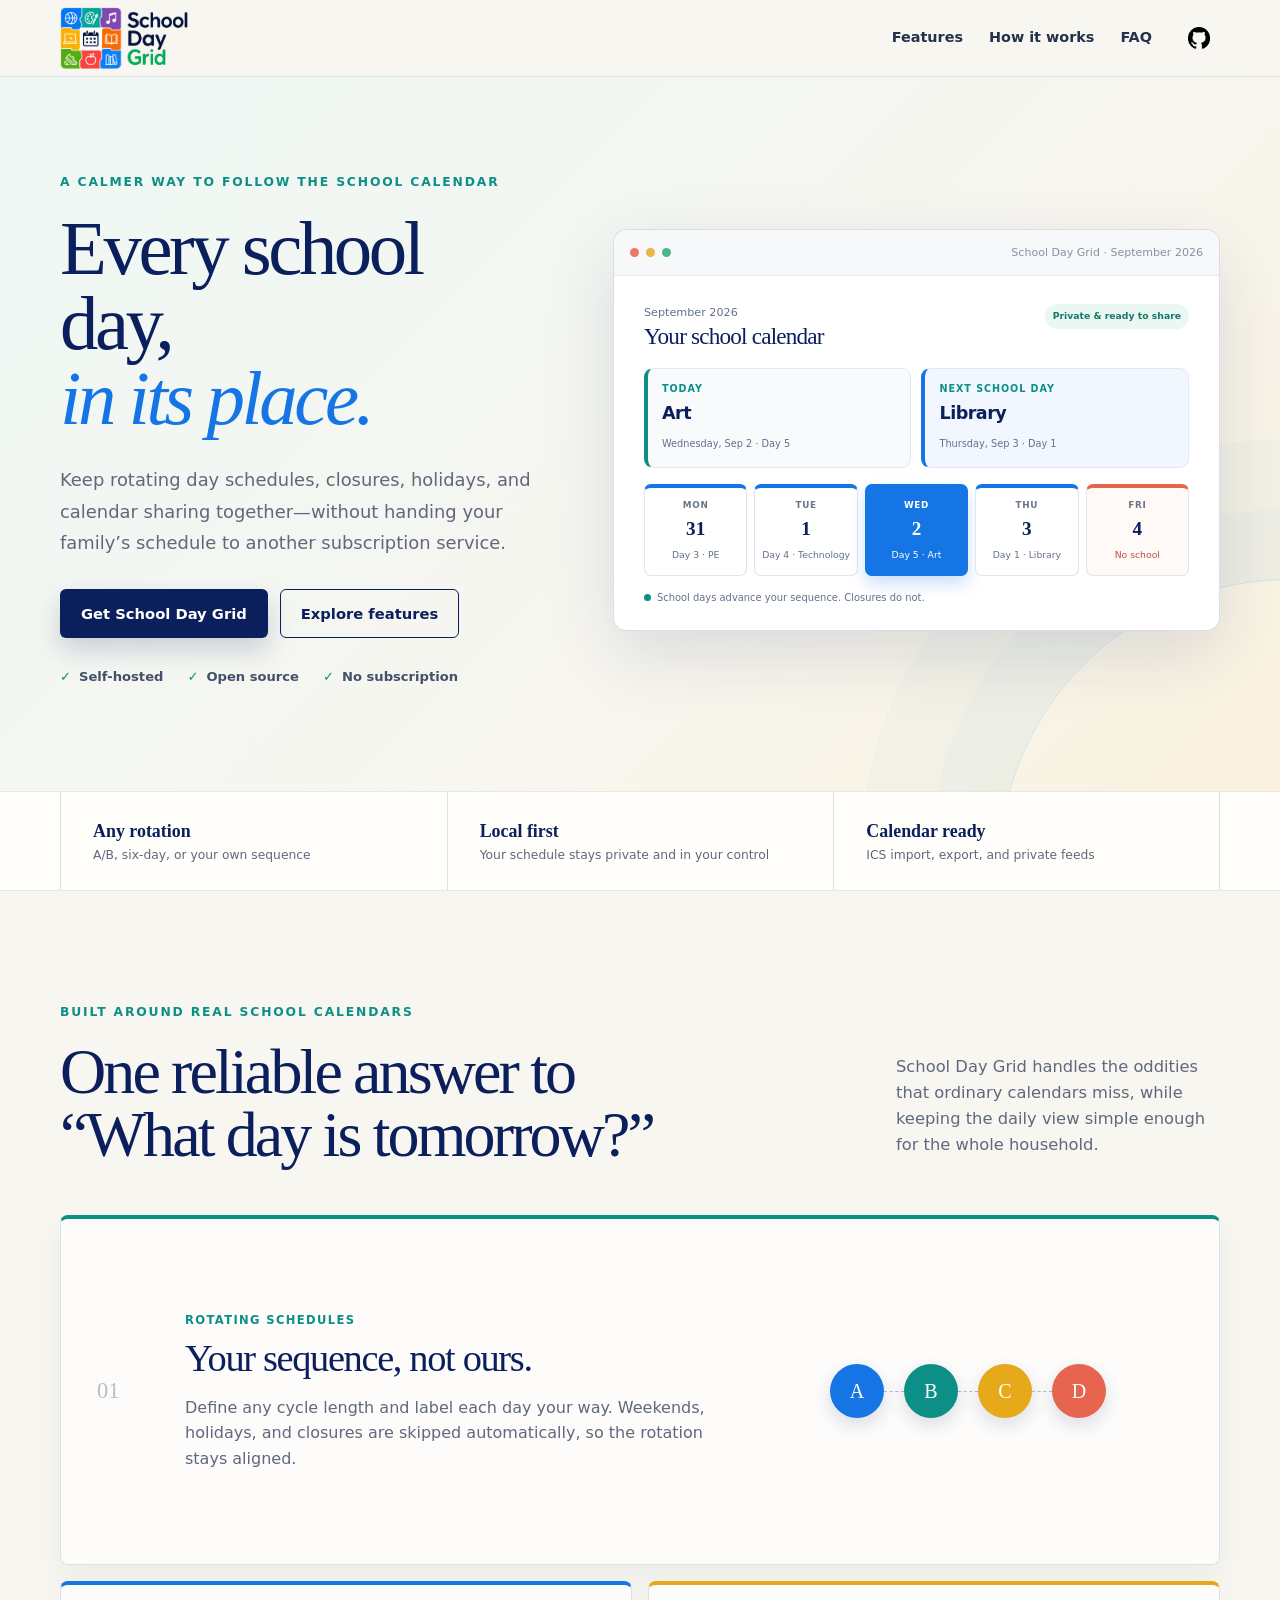
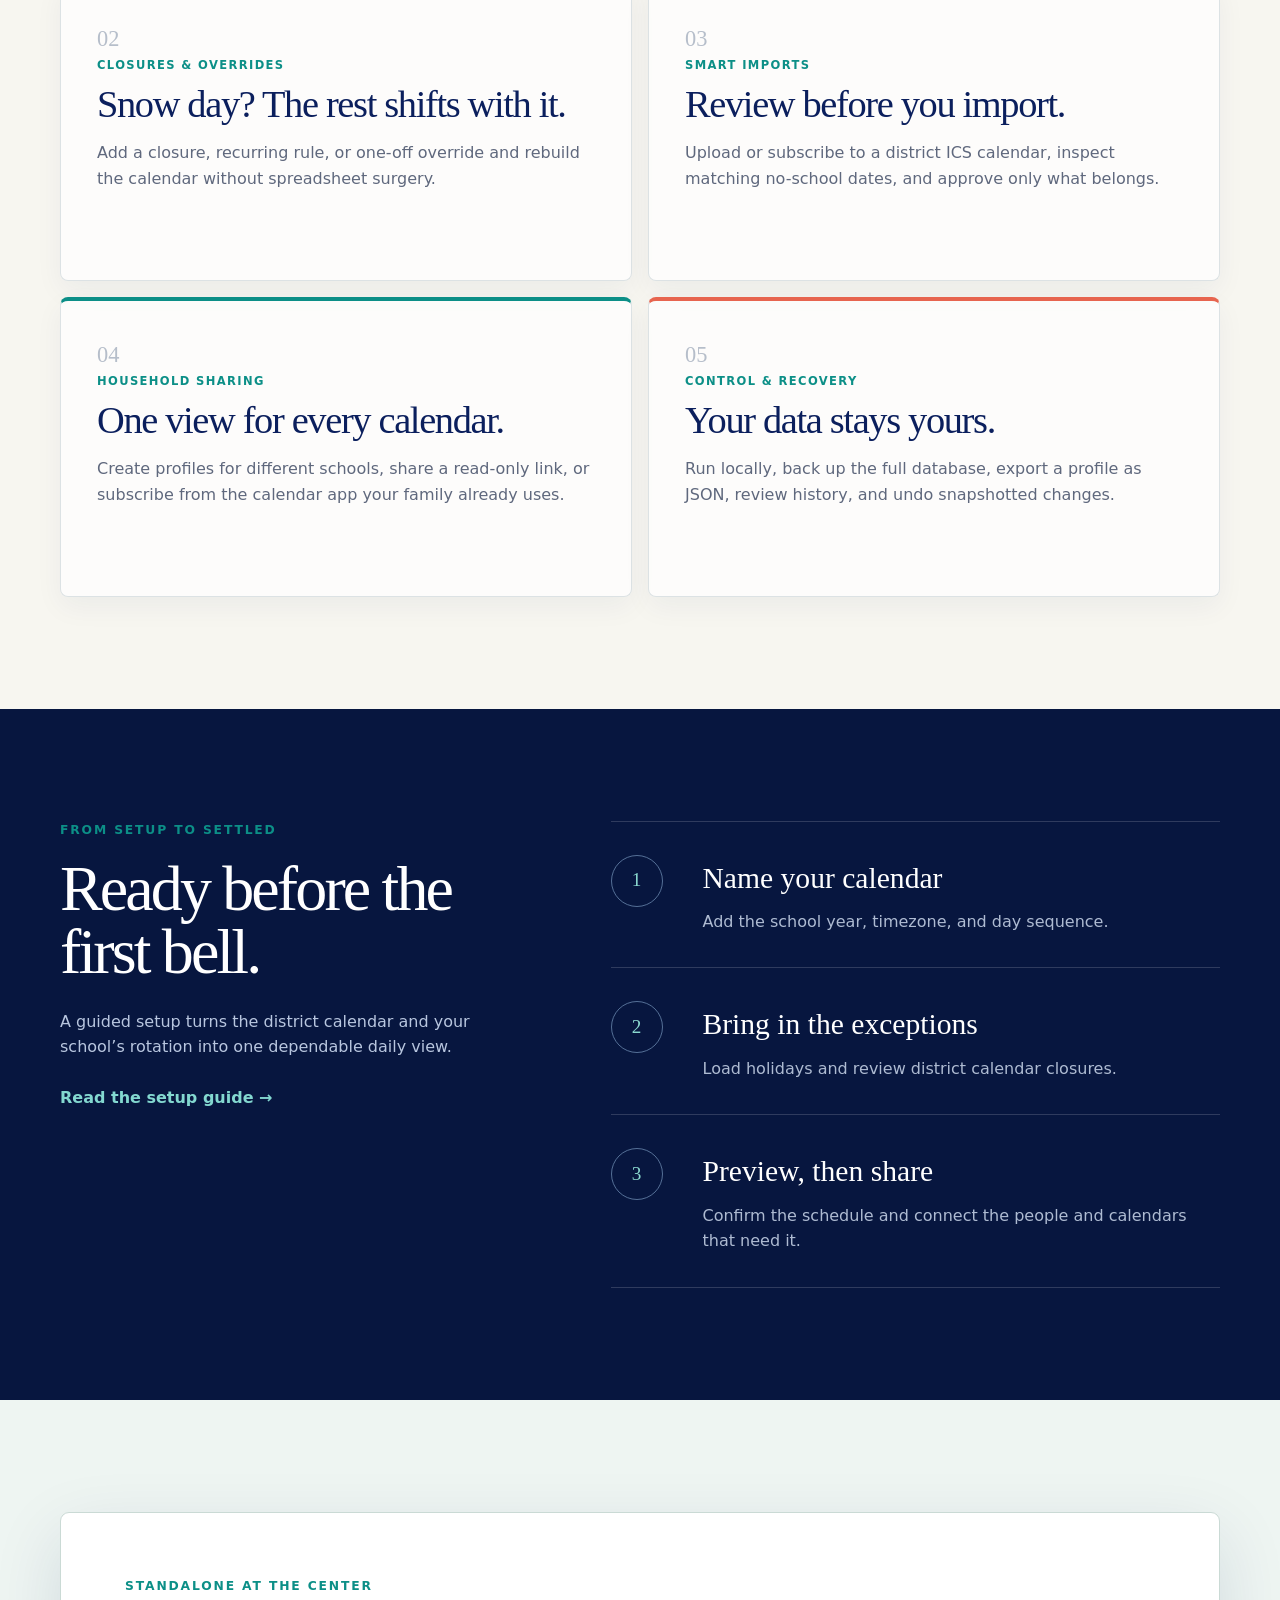
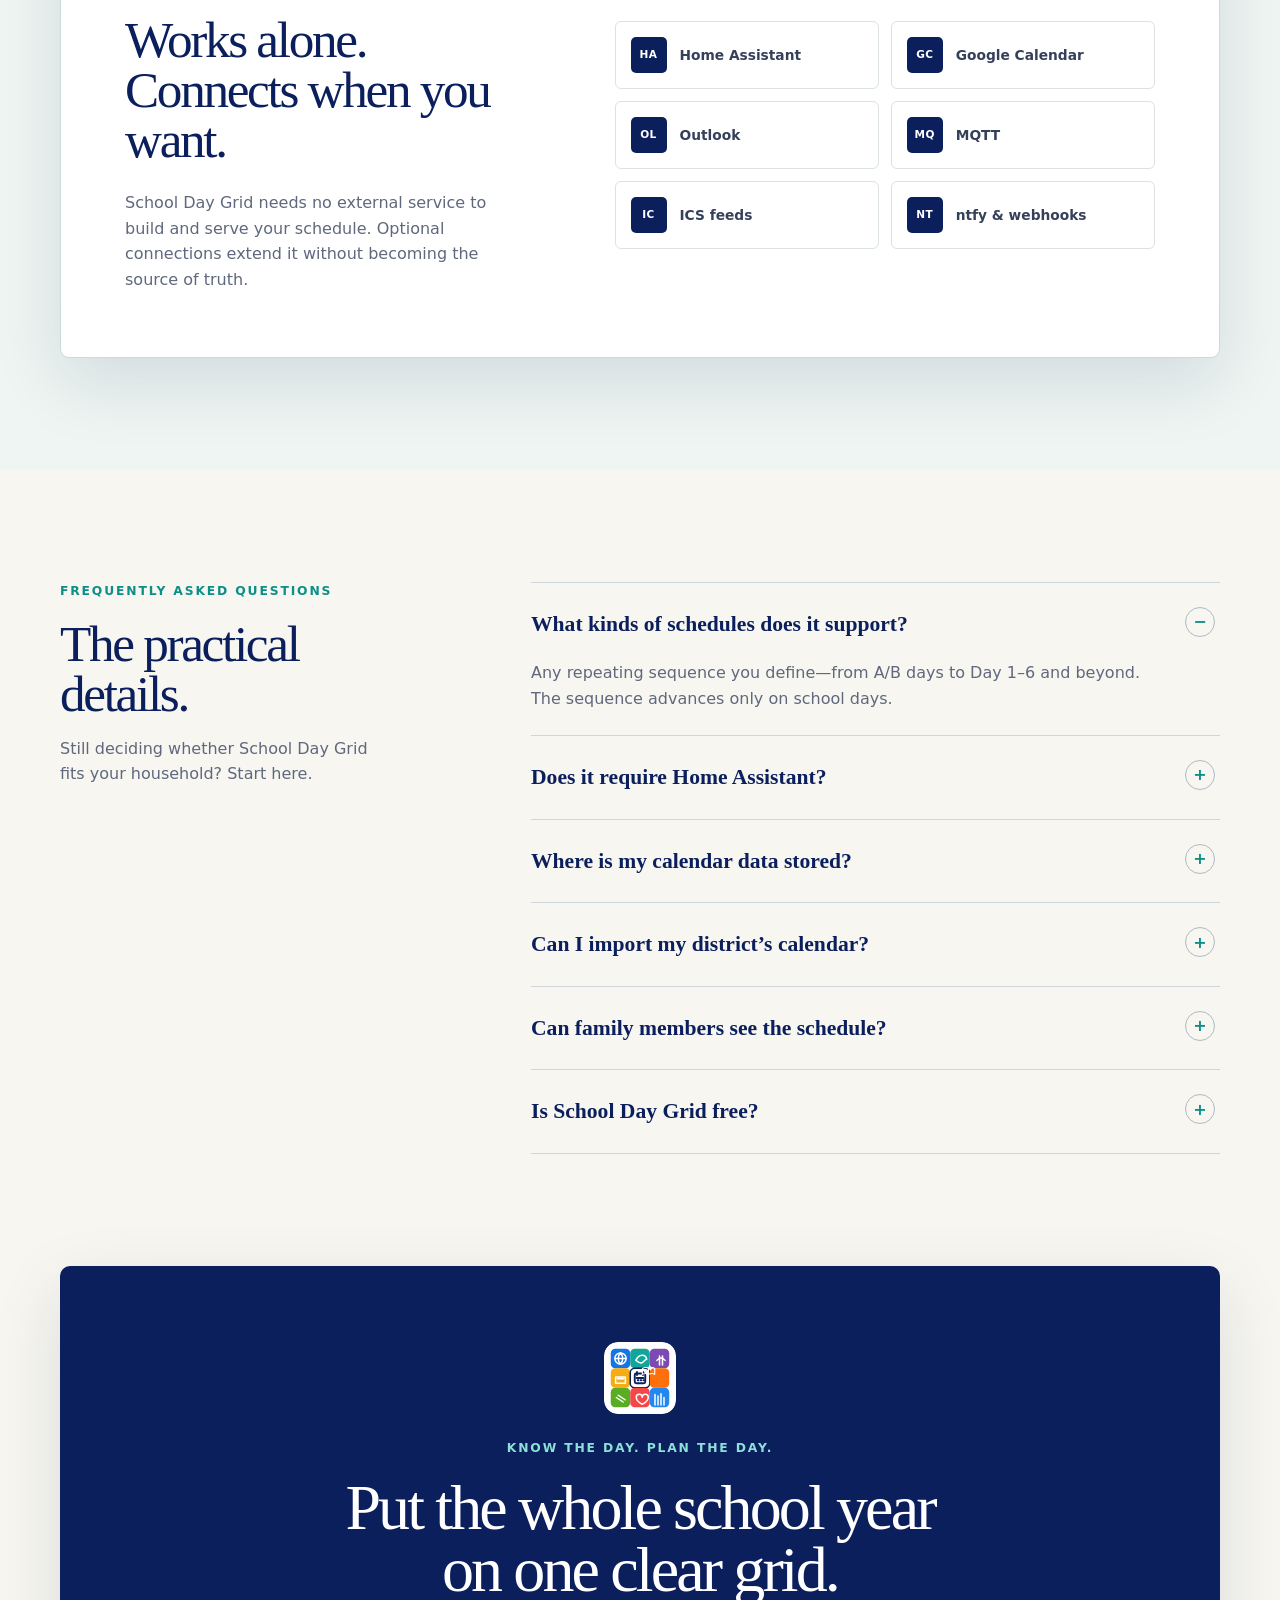
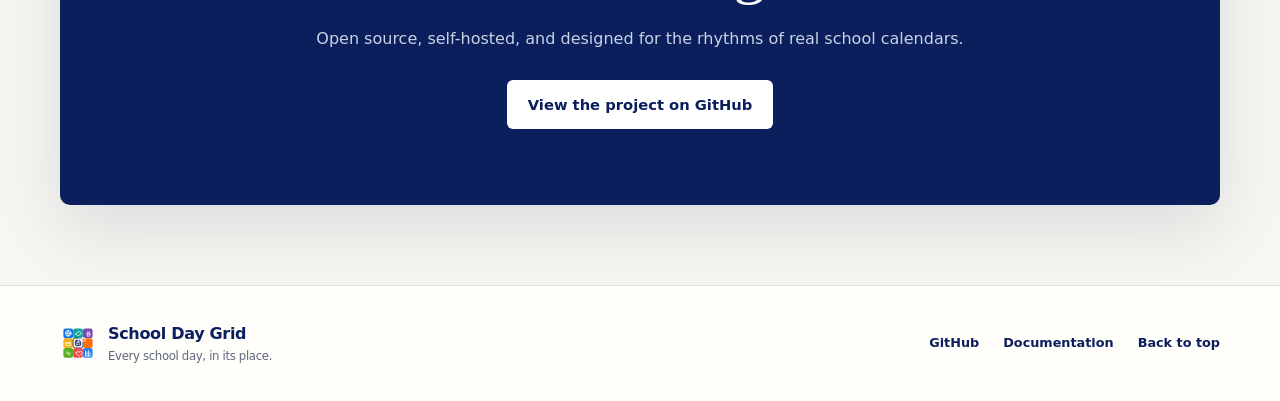
<file: website/index.html>
<!doctype html>
<html lang="en">
<head>
  <meta charset="utf-8">
  <meta name="viewport" content="width=device-width, initial-scale=1">
  <meta name="description" content="School Day Grid keeps rotating school schedules, closures, holidays, and calendar sharing in one calm, private place.">
  <meta name="theme-color" content="#0b1f5d">
  <link rel="canonical" href="https://schooldaygrid.com/">
  <meta property="og:type" content="website">
  <meta property="og:title" content="School Day Grid — Every school day, in its place">
  <meta property="og:description" content="A private, self-hosted calendar for rotating school schedules, closures, imports, and sharing.">
  <meta property="og:url" content="https://schooldaygrid.com/">
  <meta property="og:image" content="https://schooldaygrid.com/assets/og.png">
  <meta name="twitter:card" content="summary_large_image">
  <meta name="twitter:title" content="School Day Grid — Every school day, in its place">
  <meta name="twitter:description" content="A private, self-hosted calendar for rotating school schedules, closures, imports, and sharing.">
  <meta name="twitter:image" content="https://schooldaygrid.com/assets/og.png">
  <link rel="icon" href="assets/icon.svg" type="image/svg+xml">
  <link rel="stylesheet" href="styles.css?v=20260902-14">
  <title>School Day Grid — Every school day, in its place</title>
</head>
<body>
  <a class="skip-link" href="#main">Skip to content</a>

  <header class="site-header" id="top">
    <div class="container nav-wrap">
      <a class="brand" href="#top" aria-label="School Day Grid home">
        <img src="assets/school-day-grid-logo.png" width="128" height="61" alt="School Day Grid">
      </a>
      <nav aria-label="Primary navigation">
        <a href="#features">Features</a>
        <a href="#how-it-works">How it works</a>
        <a href="#faq">FAQ</a>
        <a class="nav-cta" href="https://github.com/gmalbert/school-day-grid" aria-label="View School Day Grid on GitHub">
          <img src="assets/github.png" width="22" height="22" alt="">
        </a>
      </nav>
    </div>
  </header>

  <main id="main">
    <section class="hero" aria-labelledby="hero-title">
      <div class="container hero-grid">
        <div class="hero-copy">
          <p class="eyebrow">A calmer way to follow the school calendar</p>
          <h1 id="hero-title">Every school day,<br><em>in its place.</em></h1>
          <p class="hero-lede">Keep rotating day schedules, closures, holidays, and calendar sharing together—without handing your family’s schedule to another subscription service.</p>
          <div class="hero-actions">
            <a class="button button-primary" href="https://github.com/gmalbert/school-day-grid#run-locally">Get School Day Grid</a>
            <a class="button button-secondary" href="#features">Explore features</a>
          </div>
          <ul class="trust-list" aria-label="Product highlights">
            <li>Self-hosted</li>
            <li>Open source</li>
            <li>No subscription</li>
          </ul>
        </div>

        <div class="product-frame" aria-label="Preview of a School Day Grid calendar">
          <div class="window-bar">
            <span class="window-dot"></span><span class="window-dot"></span><span class="window-dot"></span>
            <span class="window-title">School Day Grid · September 2026</span>
          </div>
          <div class="app-preview app-glance">
            <div class="glance-heading"><div><p>September 2026</p><h2>Your school calendar</h2></div><span>Private &amp; ready to share</span></div>
            <div class="glance-summary">
              <div class="glance-card today-card"><span>Today</span><strong>Art</strong><small>Wednesday, Sep 2 · Day 5</small></div>
              <div class="glance-card next-school"><span>Next school day</span><strong>Library</strong><small>Thursday, Sep 3 · Day 1</small></div>
            </div>
            <div class="glance-week" aria-hidden="true">
              <div class="glance-day"><span>Mon</span><b>31</b><small>Day 3 · PE</small></div><div class="glance-day"><span>Tue</span><b>1</b><small>Day 4 · Technology</small></div><div class="glance-day current"><span>Wed</span><b>2</b><small>Day 5 · Art</small></div><div class="glance-day"><span>Thu</span><b>3</b><small>Day 1 · Library</small></div><div class="glance-day closed"><span>Fri</span><b>4</b><small>No school</small></div>
            </div>
            <p class="glance-note"><i></i> School days advance your sequence. Closures do not.</p>
          </div>
        </div>
      </div>
    </section>

    <section class="proof-strip" aria-label="Product capabilities">
      <div class="container proof-grid">
        <div><strong>Any rotation</strong><span>A/B, six-day, or your own sequence</span></div>
        <div><strong>Local first</strong><span>Your schedule stays private and in your control</span></div>
        <div><strong>Calendar ready</strong><span>ICS import, export, and private feeds</span></div>
      </div>
    </section>

    <section class="section features-section" id="features" aria-labelledby="features-title">
      <div class="container">
        <div class="section-heading split-heading">
          <div>
            <p class="eyebrow">Built around real school calendars</p>
            <h2 id="features-title">One reliable answer to<br>“What day is tomorrow?”</h2>
          </div>
          <p>School Day Grid handles the oddities that ordinary calendars miss, while keeping the daily view simple enough for the whole household.</p>
        </div>

        <div class="feature-grid">
          <article class="feature-card featured">
            <span class="feature-number">01</span>
            <div>
              <p class="card-kicker">Rotating schedules</p>
              <h3>Your sequence, not ours.</h3>
              <p>Define any cycle length and label each day your way. Weekends, holidays, and closures are skipped automatically, so the rotation stays aligned.</p>
            </div>
            <div class="sequence-visual" aria-hidden="true">
              <span class="sequence-day a">A</span><i></i><span class="sequence-day b">B</span><i></i><span class="sequence-day c">C</span><i></i><span class="sequence-day d">D</span>
            </div>
          </article>

          <article class="feature-card">
            <span class="feature-number">02</span>
            <p class="card-kicker">Closures & overrides</p>
            <h3>Snow day? The rest shifts with it.</h3>
            <p>Add a closure, recurring rule, or one-off override and rebuild the calendar without spreadsheet surgery.</p>
          </article>

          <article class="feature-card">
            <span class="feature-number">03</span>
            <p class="card-kicker">Smart imports</p>
            <h3>Review before you import.</h3>
            <p>Upload or subscribe to a district ICS calendar, inspect matching no-school dates, and approve only what belongs.</p>
          </article>

          <article class="feature-card">
            <span class="feature-number">04</span>
            <p class="card-kicker">Household sharing</p>
            <h3>One view for every calendar.</h3>
            <p>Create profiles for different schools, share a read-only link, or subscribe from the calendar app your family already uses.</p>
          </article>

          <article class="feature-card">
            <span class="feature-number">05</span>
            <p class="card-kicker">Control & recovery</p>
            <h3>Your data stays yours.</h3>
            <p>Run locally, back up the full database, export a profile as JSON, review history, and undo snapshotted changes.</p>
          </article>
        </div>
      </div>
    </section>

    <section class="section steps-section" id="how-it-works" aria-labelledby="steps-title">
      <div class="container steps-layout">
        <div class="section-heading steps-intro">
          <p class="eyebrow">From setup to settled</p>
          <h2 id="steps-title">Ready before the first bell.</h2>
          <p>A guided setup turns the district calendar and your school’s rotation into one dependable daily view.</p>
          <a class="text-link" href="https://github.com/gmalbert/school-day-grid#first-run-onboarding">Read the setup guide <span aria-hidden="true">→</span></a>
        </div>
        <ol class="steps-list">
          <li>
            <span>1</span>
            <div><h3>Name your calendar</h3><p>Add the school year, timezone, and day sequence.</p></div>
          </li>
          <li>
            <span>2</span>
            <div><h3>Bring in the exceptions</h3><p>Load holidays and review district calendar closures.</p></div>
          </li>
          <li>
            <span>3</span>
            <div><h3>Preview, then share</h3><p>Confirm the schedule and connect the people and calendars that need it.</p></div>
          </li>
        </ol>
      </div>
    </section>

    <section class="section integrations-section" aria-labelledby="integrations-title">
      <div class="container integrations-card">
        <div>
          <p class="eyebrow">Standalone at the center</p>
          <h2 id="integrations-title">Works alone.<br>Connects when you want.</h2>
          <p>School Day Grid needs no external service to build and serve your schedule. Optional connections extend it without becoming the source of truth.</p>
        </div>
        <ul class="integration-list">
          <li><span>HA</span>Home Assistant</li>
          <li><span>GC</span>Google Calendar</li>
          <li><span>OL</span>Outlook</li>
          <li><span>MQ</span>MQTT</li>
          <li><span>IC</span>ICS feeds</li>
          <li><span>NT</span>ntfy & webhooks</li>
        </ul>
      </div>
    </section>

    <section class="section faq-section" id="faq" aria-labelledby="faq-title">
      <div class="container faq-layout">
        <div class="section-heading faq-intro">
          <p class="eyebrow">Frequently asked questions</p>
          <h2 id="faq-title">The practical details.</h2>
          <p>Still deciding whether School Day Grid fits your household? Start here.</p>
        </div>
        <div class="faq-list">
          <details open>
            <summary>What kinds of schedules does it support?</summary>
            <p>Any repeating sequence you define—from A/B days to Day 1–6 and beyond. The sequence advances only on school days.</p>
          </details>
          <details>
            <summary>Does it require Home Assistant?</summary>
            <p>No. School Day Grid is a standalone web application. Home Assistant and MQTT are optional integrations.</p>
          </details>
          <details>
            <summary>Where is my calendar data stored?</summary>
            <p>In a local SQLite database controlled by the person hosting the application. Full database backups and portable profile exports are built in.</p>
          </details>
          <details>
            <summary>Can I import my district’s calendar?</summary>
            <p>Yes. Upload an ICS file or subscribe to an ICS URL. School Day Grid presents likely no-school dates for review before they are added.</p>
          </details>
          <details>
            <summary>Can family members see the schedule?</summary>
            <p>Yes. Share a read-only web link or a private ICS subscription. Tokens can be rotated if a link ever needs to be revoked.</p>
          </details>
          <details>
            <summary>Is School Day Grid free?</summary>
            <p>Yes. It is open-source software with no subscription. You provide the computer or hosting environment where it runs.</p>
          </details>
        </div>
      </div>
    </section>

    <section class="closing-section" aria-labelledby="closing-title">
      <div class="container closing-card">
        <img src="assets/icon.svg" width="72" height="72" alt="">
        <p class="eyebrow">Know the day. Plan the day.</p>
        <h2 id="closing-title">Put the whole school year<br>on one clear grid.</h2>
        <p>Open source, self-hosted, and designed for the rhythms of real school calendars.</p>
        <a class="button button-light" href="https://github.com/gmalbert/school-day-grid">View the project on GitHub</a>
      </div>
    </section>
  </main>

  <footer class="site-footer">
    <div class="container footer-wrap">
      <div class="brand footer-brand">
        <img src="assets/icon.svg" width="36" height="36" alt="">
        <div><strong>School Day Grid</strong><span>Every school day, in its place.</span></div>
      </div>
      <div class="footer-links">
        <a href="https://github.com/gmalbert/school-day-grid">GitHub</a>
        <a href="https://github.com/gmalbert/school-day-grid/blob/main/README.md">Documentation</a>
        <a href="#top">Back to top</a>
      </div>
    </div>
  </footer>
</body>
</html>
</file>
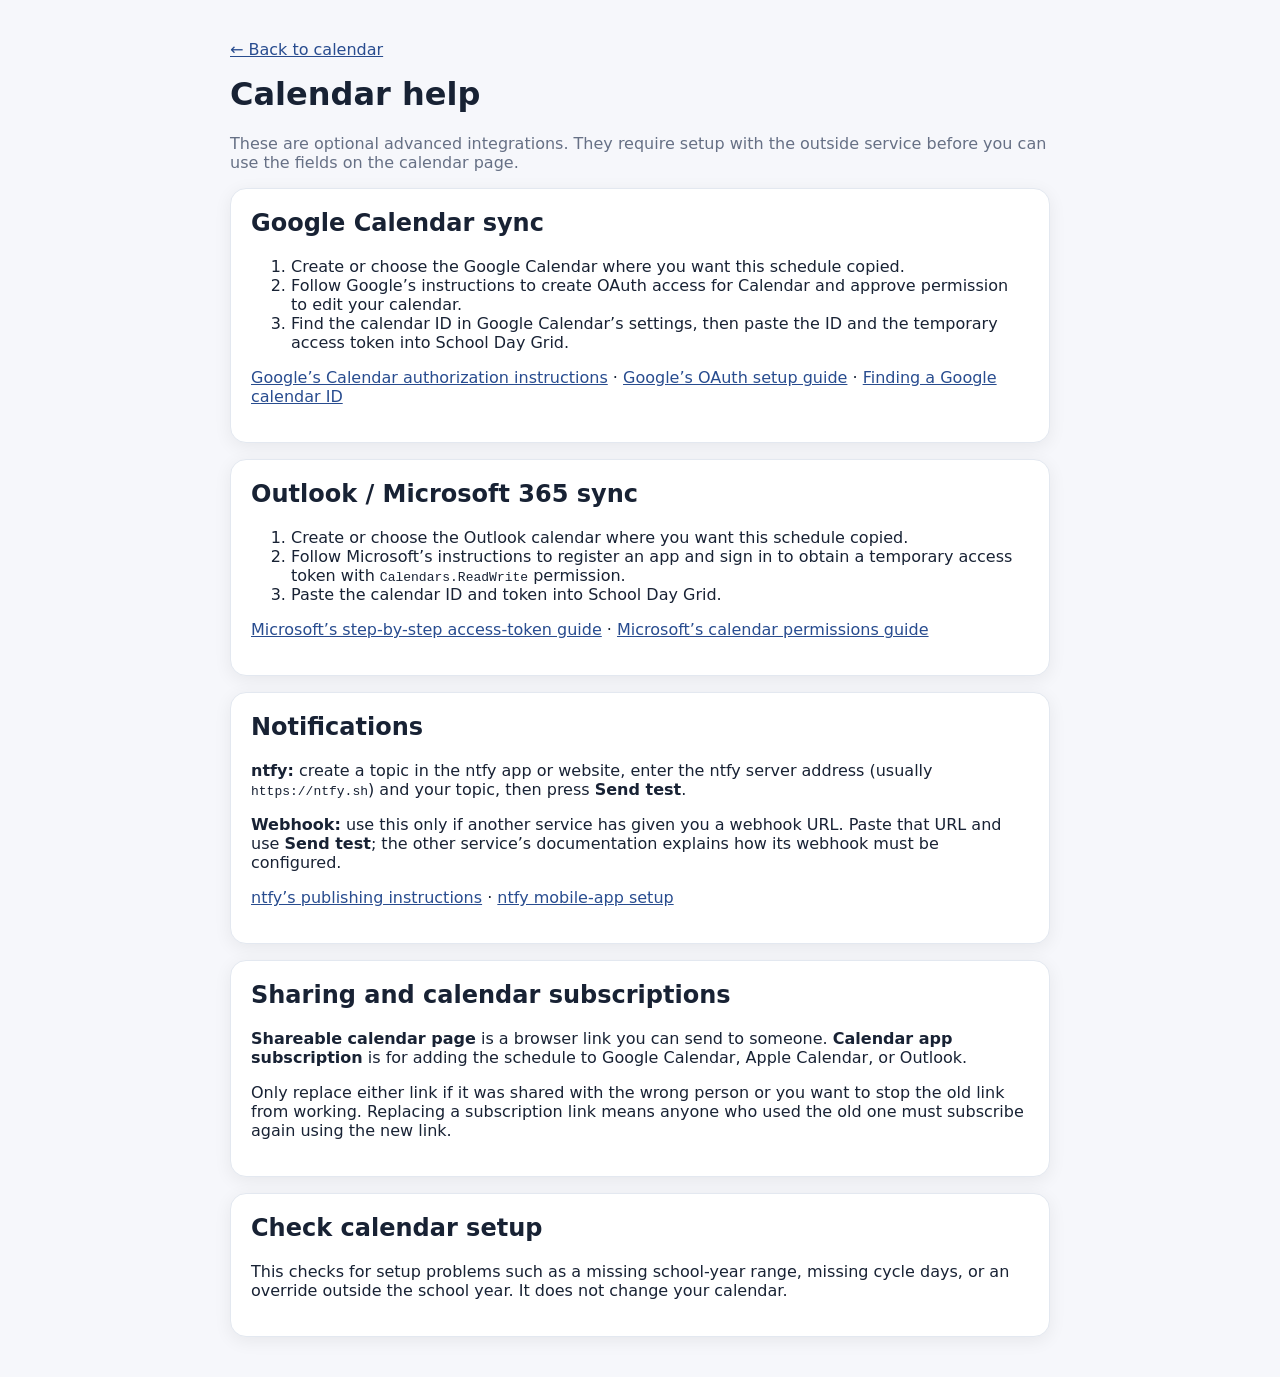
<file: templates/help.html>
<!doctype html><html lang="en"><head><meta charset="utf-8"><meta name="viewport" content="width=device-width,initial-scale=1"><title>Help · School Day Grid</title><style>body{font-family:system-ui;max-width:820px;margin:auto;padding:24px;background:#f6f7fb;color:#182234}.card{background:#fff;border:1px solid #e3e8f0;border-radius:16px;padding:20px;margin:16px 0;box-shadow:0 4px 18px #0001}h1,h2{margin-top:0}a{color:#284c8f}.small{color:#667085}</style></head><body><p><a href="/">← Back to calendar</a></p><h1>Calendar help</h1><p class="small">These are optional advanced integrations. They require setup with the outside service before you can use the fields on the calendar page.</p><section class="card" id="google"><h2>Google Calendar sync</h2><ol><li>Create or choose the Google Calendar where you want this schedule copied.</li><li>Follow Google’s instructions to create OAuth access for Calendar and approve permission to edit your calendar.</li><li>Find the calendar ID in Google Calendar’s settings, then paste the ID and the temporary access token into School Day Grid.</li></ol><p><a href="https://developers.google.com/workspace/calendar/api/auth" target="_blank" rel="noopener">Google’s Calendar authorization instructions</a> · <a href="https://developers.google.com/identity/protocols/oauth2" target="_blank" rel="noopener">Google’s OAuth setup guide</a> · <a href="https://developers.google.com/workspace/calendar/api/guides/create-events" target="_blank" rel="noopener">Finding a Google calendar ID</a></p></section><section class="card" id="outlook"><h2>Outlook / Microsoft 365 sync</h2><ol><li>Create or choose the Outlook calendar where you want this schedule copied.</li><li>Follow Microsoft’s instructions to register an app and sign in to obtain a temporary access token with <code>Calendars.ReadWrite</code> permission.</li><li>Paste the calendar ID and token into School Day Grid.</li></ol><p><a href="https://learn.microsoft.com/en-us/graph/auth-v2-user" target="_blank" rel="noopener">Microsoft’s step-by-step access-token guide</a> · <a href="https://learn.microsoft.com/en-us/graph/api/calendar-post-events?view=graph-rest-1.0" target="_blank" rel="noopener">Microsoft’s calendar permissions guide</a></p></section><section class="card" id="notifications"><h2>Notifications</h2><p><strong>ntfy:</strong> create a topic in the ntfy app or website, enter the ntfy server address (usually <code>https://ntfy.sh</code>) and your topic, then press <strong>Send test</strong>.</p><p><strong>Webhook:</strong> use this only if another service has given you a webhook URL. Paste that URL and use <strong>Send test</strong>; the other service’s documentation explains how its webhook must be configured.</p><p><a href="https://docs.ntfy.sh/publish/" target="_blank" rel="noopener">ntfy’s publishing instructions</a> · <a href="https://docs.ntfy.sh/subscribe/phone/" target="_blank" rel="noopener">ntfy mobile-app setup</a></p></section><section class="card" id="sharing"><h2>Sharing and calendar subscriptions</h2><p><strong>Shareable calendar page</strong> is a browser link you can send to someone. <strong>Calendar app subscription</strong> is for adding the schedule to Google Calendar, Apple Calendar, or Outlook.</p><p>Only replace either link if it was shared with the wrong person or you want to stop the old link from working. Replacing a subscription link means anyone who used the old one must subscribe again using the new link.</p></section><section class="card" id="check"><h2>Check calendar setup</h2><p>This checks for setup problems such as a missing school-year range, missing cycle days, or an override outside the school year. It does not change your calendar.</p></section></body></html>
</file>
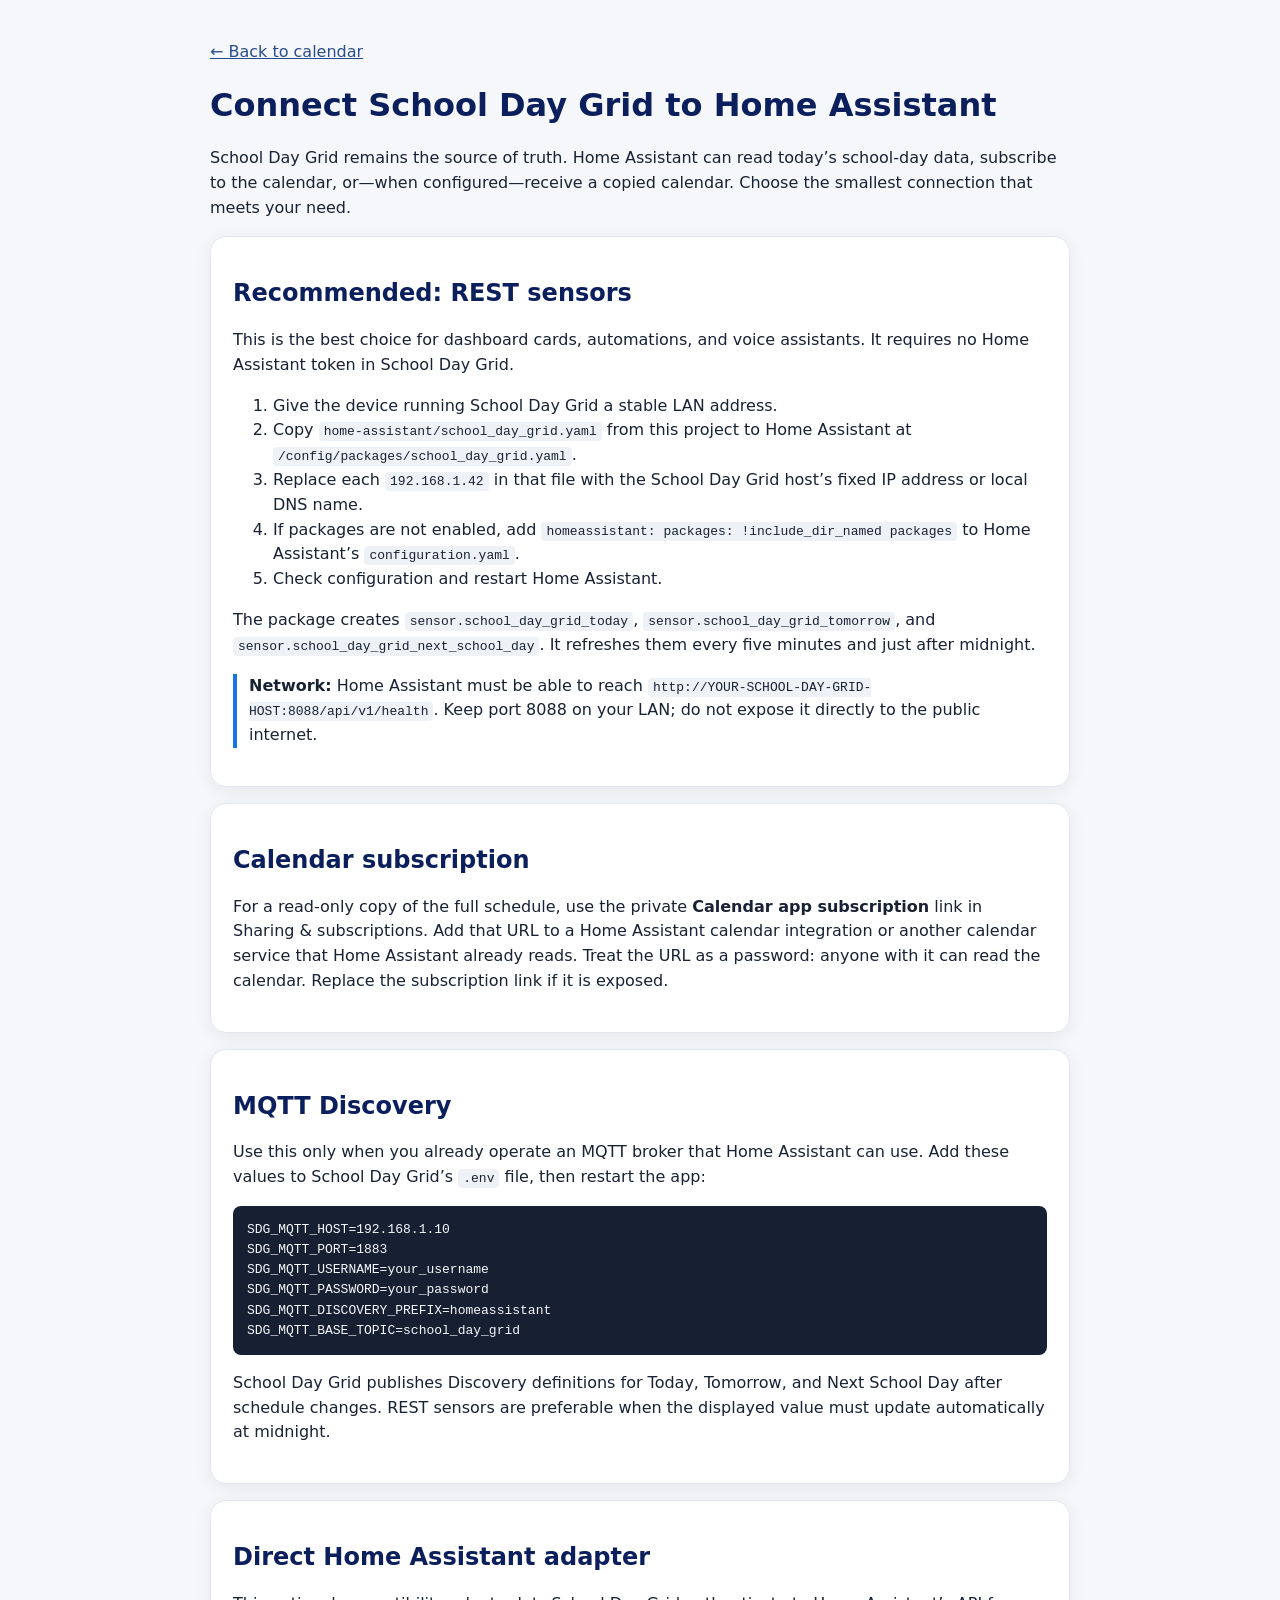
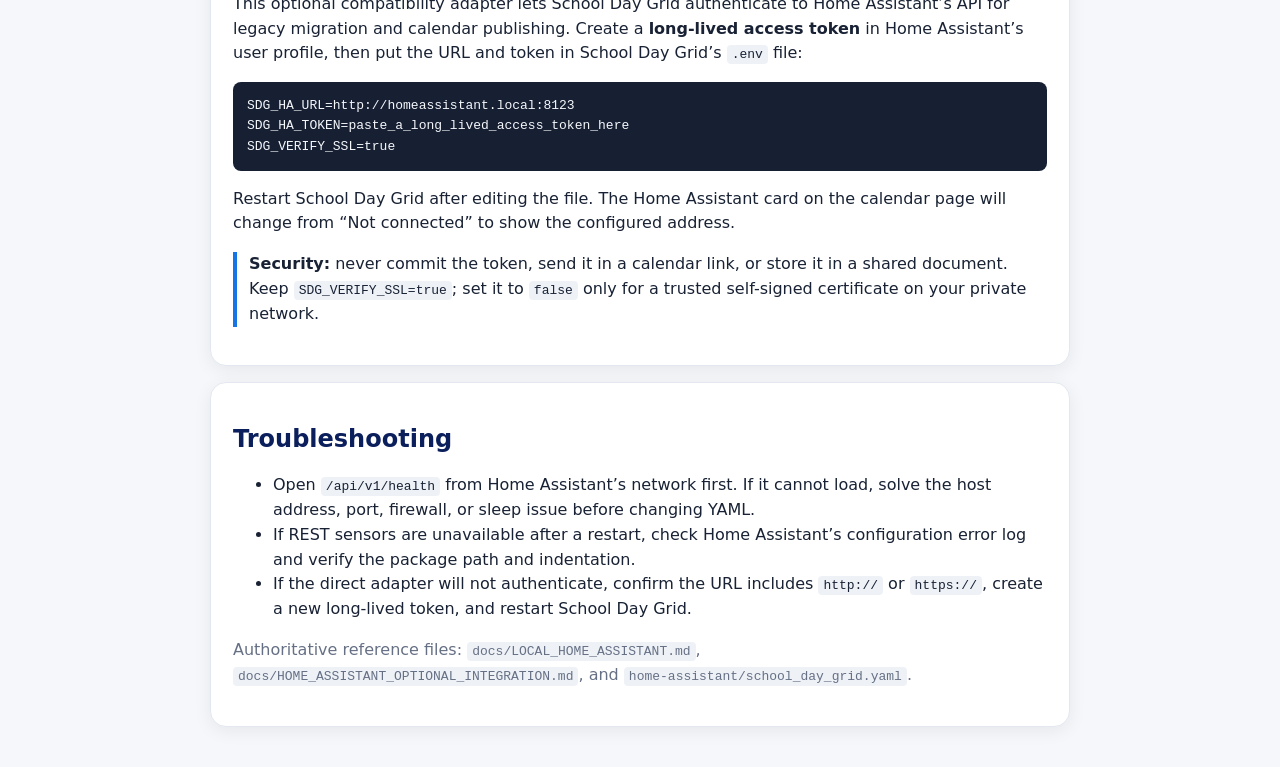
<file: templates/home_assistant_help.html>
<!doctype html>
<html lang="en">
<head>
  <meta charset="utf-8">
  <meta name="viewport" content="width=device-width,initial-scale=1">
  <title>Home Assistant setup · School Day Grid</title>
  <style>
    body{font-family:system-ui,sans-serif;max-width:860px;margin:auto;padding:24px;background:#f6f7fb;color:#182234;line-height:1.55}.card{background:#fff;border:1px solid #e3e8f0;border-radius:16px;padding:22px;margin:16px 0;box-shadow:0 4px 18px #0001}h1,h2{color:#0b1f5d;line-height:1.2}a{color:#284c8f}code{background:#eef2f7;padding:2px 5px;border-radius:4px;overflow-wrap:anywhere}pre{background:#172033;color:#f5f7fb;padding:14px;border-radius:8px;overflow:auto}pre code{background:transparent;padding:0}.note{border-left:4px solid #1675e5;padding-left:12px}.small{color:#667085}
  </style>
</head>
<body>
  <p><a href="/">← Back to calendar</a></p>
  <h1>Connect School Day Grid to Home Assistant</h1>
  <p>School Day Grid remains the source of truth. Home Assistant can read today’s school-day data, subscribe to the calendar, or—when configured—receive a copied calendar. Choose the smallest connection that meets your need.</p>

  <section class="card">
    <h2>Recommended: REST sensors</h2>
    <p>This is the best choice for dashboard cards, automations, and voice assistants. It requires no Home Assistant token in School Day Grid.</p>
    <ol>
      <li>Give the device running School Day Grid a stable LAN address.</li>
      <li>Copy <code>home-assistant/school_day_grid.yaml</code> from this project to Home Assistant at <code>/config/packages/school_day_grid.yaml</code>.</li>
      <li>Replace each <code>192.168.1.42</code> in that file with the School Day Grid host’s fixed IP address or local DNS name.</li>
      <li>If packages are not enabled, add <code>homeassistant: packages: !include_dir_named packages</code> to Home Assistant’s <code>configuration.yaml</code>.</li>
      <li>Check configuration and restart Home Assistant.</li>
    </ol>
    <p>The package creates <code>sensor.school_day_grid_today</code>, <code>sensor.school_day_grid_tomorrow</code>, and <code>sensor.school_day_grid_next_school_day</code>. It refreshes them every five minutes and just after midnight.</p>
    <p class="note"><strong>Network:</strong> Home Assistant must be able to reach <code>http://YOUR-SCHOOL-DAY-GRID-HOST:8088/api/v1/health</code>. Keep port 8088 on your LAN; do not expose it directly to the public internet.</p>
  </section>

  <section class="card">
    <h2>Calendar subscription</h2>
    <p>For a read-only copy of the full schedule, use the private <strong>Calendar app subscription</strong> link in Sharing &amp; subscriptions. Add that URL to a Home Assistant calendar integration or another calendar service that Home Assistant already reads. Treat the URL as a password: anyone with it can read the calendar. Replace the subscription link if it is exposed.</p>
  </section>

  <section class="card">
    <h2>MQTT Discovery</h2>
    <p>Use this only when you already operate an MQTT broker that Home Assistant can use. Add these values to School Day Grid’s <code>.env</code> file, then restart the app:</p>
    <pre><code>SDG_MQTT_HOST=192.168.1.10
SDG_MQTT_PORT=1883
SDG_MQTT_USERNAME=your_username
SDG_MQTT_PASSWORD=your_password
SDG_MQTT_DISCOVERY_PREFIX=homeassistant
SDG_MQTT_BASE_TOPIC=school_day_grid</code></pre>
    <p>School Day Grid publishes Discovery definitions for Today, Tomorrow, and Next School Day after schedule changes. REST sensors are preferable when the displayed value must update automatically at midnight.</p>
  </section>

  <section class="card">
    <h2>Direct Home Assistant adapter</h2>
    <p>This optional compatibility adapter lets School Day Grid authenticate to Home Assistant’s API for legacy migration and calendar publishing. Create a <strong>long-lived access token</strong> in Home Assistant’s user profile, then put the URL and token in School Day Grid’s <code>.env</code> file:</p>
    <pre><code>SDG_HA_URL=http://homeassistant.local:8123
SDG_HA_TOKEN=paste_a_long_lived_access_token_here
SDG_VERIFY_SSL=true</code></pre>
    <p>Restart School Day Grid after editing the file. The Home Assistant card on the calendar page will change from “Not connected” to show the configured address.</p>
    <p class="note"><strong>Security:</strong> never commit the token, send it in a calendar link, or store it in a shared document. Keep <code>SDG_VERIFY_SSL=true</code>; set it to <code>false</code> only for a trusted self-signed certificate on your private network.</p>
  </section>

  <section class="card">
    <h2>Troubleshooting</h2>
    <ul>
      <li>Open <code>/api/v1/health</code> from Home Assistant’s network first. If it cannot load, solve the host address, port, firewall, or sleep issue before changing YAML.</li>
      <li>If REST sensors are unavailable after a restart, check Home Assistant’s configuration error log and verify the package path and indentation.</li>
      <li>If the direct adapter will not authenticate, confirm the URL includes <code>http://</code> or <code>https://</code>, create a new long-lived token, and restart School Day Grid.</li>
    </ul>
    <p class="small">Authoritative reference files: <code>docs/LOCAL_HOME_ASSISTANT.md</code>, <code>docs/HOME_ASSISTANT_OPTIONAL_INTEGRATION.md</code>, and <code>home-assistant/school_day_grid.yaml</code>.</p>
  </section>
</body>
</html>
</file>
<file: website/styles.css>
:root {
  --navy: #0b1f5d;
  --navy-deep: #07163f;
  --blue: #1675e5;
  --teal: #0c8f87;
  --gold: #e5a91a;
  --coral: #e7654f;
  --ink: #17213c;
  --muted: #5f687d;
  --paper: #f7f6f0;
  --mint: #eaf4f1;
  --white: #ffffff;
  --line: #dce2e4;
  --serif: Georgia, "Times New Roman", serif;
  --sans: Inter, ui-sans-serif, system-ui, -apple-system, BlinkMacSystemFont, "Segoe UI", sans-serif;
  --shadow: 0 24px 70px rgba(11, 31, 93, 0.12);
}

* { box-sizing: border-box; }
html { scroll-behavior: smooth; }
body { margin: 0; color: var(--ink); background: var(--paper); font-family: var(--sans); line-height: 1.6; }
img { display: block; max-width: 100%; }
a { color: inherit; }
.container { width: min(1160px, calc(100% - 40px)); margin-inline: auto; }
.skip-link { position: fixed; left: 16px; top: -60px; z-index: 100; padding: 10px 14px; color: white; background: var(--navy); border-radius: 6px; }
.skip-link:focus { top: 16px; }

.site-header { position: sticky; top: 0; z-index: 20; border-bottom: 1px solid rgba(11, 31, 93, 0.1); background: rgba(247, 246, 240, 0.94); backdrop-filter: blur(14px); }
.nav-wrap { min-height: 76px; display: flex; align-items: center; justify-content: space-between; gap: 28px; }
.brand { display: inline-flex; align-items: center; gap: 12px; color: var(--navy); font-weight: 800; text-decoration: none; letter-spacing: -0.02em; }
.site-header .brand > img { width: 128px; height: auto; flex: none; }
nav { display: flex; align-items: center; gap: 26px; }
nav a { color: #24304c; font-size: 0.9rem; font-weight: 750; text-decoration: none; }
nav a:hover, nav a:focus-visible { color: var(--blue); }
.nav-cta { display: inline-flex; align-items: center; justify-content: center; width: 42px; height: 42px; padding: 0; background: transparent; border-radius: 6px; }
.nav-cta img { width: 22px; height: 22px; object-fit: contain; }
nav .nav-cta:hover, nav .nav-cta:focus-visible { background: transparent; opacity: .68; }

.hero { position: relative; overflow: hidden; padding: 96px 0 104px; background: linear-gradient(135deg, #eef7f4 0%, var(--paper) 58%, #faf2df 100%); }
.hero::after { position: absolute; width: 580px; height: 580px; right: -300px; bottom: -370px; border: 1px solid rgba(22, 117, 229, 0.14); border-radius: 50%; box-shadow: 0 0 0 70px rgba(22, 117, 229, 0.025), 0 0 0 140px rgba(12, 143, 135, 0.025); content: ""; }
.hero-grid { position: relative; z-index: 1; display: grid; grid-template-columns: 0.88fr 1.12fr; align-items: center; gap: 76px; }
.eyebrow { margin: 0 0 18px; color: var(--teal); font-size: 0.77rem; font-weight: 850; letter-spacing: 0.15em; text-transform: uppercase; }
h1, h2 { margin: 0; color: var(--navy); font-family: var(--serif); font-weight: 500; letter-spacing: -0.045em; line-height: 0.98; }
h1 { max-width: 680px; font-size: clamp(3.6rem, 6vw, 6.7rem); }
h1 em { color: var(--blue); font-weight: inherit; }
.hero-lede { max-width: 620px; margin: 28px 0 30px; color: var(--muted); font-size: 1.12rem; line-height: 1.75; }
.hero-actions { display: flex; flex-wrap: wrap; gap: 12px; }
.button { display: inline-flex; align-items: center; justify-content: center; min-height: 48px; padding: 12px 20px; border: 1px solid transparent; border-radius: 6px; font-size: 0.92rem; font-weight: 800; text-decoration: none; transition: transform 160ms ease, background 160ms ease, box-shadow 160ms ease; }
.button:hover { transform: translateY(-2px); }
.button:focus-visible, summary:focus-visible, a:focus-visible { outline: 3px solid rgba(22, 117, 229, 0.34); outline-offset: 3px; }
.button-primary { color: white; background: var(--navy); box-shadow: 0 12px 26px rgba(11, 31, 93, 0.18); }
.button-primary:hover { background: var(--blue); }
.button-secondary { border-color: var(--navy); color: var(--navy); background: transparent; }
.button-secondary:hover { background: white; }
.trust-list { display: flex; flex-wrap: wrap; gap: 24px; margin: 28px 0 0; padding: 0; color: #445069; font-size: 0.82rem; font-weight: 700; list-style: none; }
.trust-list li::before { margin-right: 8px; color: var(--teal); content: "✓"; }

.product-frame { overflow: hidden; border: 1px solid rgba(11, 31, 93, 0.15); border-radius: 14px; background: white; box-shadow: var(--shadow); }
.window-bar { height: 46px; display: flex; align-items: center; gap: 7px; padding: 0 16px; border-bottom: 1px solid #e7ebef; background: #f7f8fa; }
.window-dot { width: 9px; height: 9px; border-radius: 50%; background: #cad0d8; }
.window-dot:first-child { background: #ec7868; }
.window-dot:nth-child(2) { background: #e8b744; }
.window-dot:nth-child(3) { background: #4ab78a; }
.window-title { margin-left: auto; color: #8790a2; font-size: 0.69rem; }
.app-preview { padding: clamp(22px, 4vw, 42px); font-family: Inter, ui-sans-serif, system-ui, -apple-system, BlinkMacSystemFont, "Segoe UI", sans-serif; }
.app-slice { padding: 22px; background: #f4f5f7; }
.app-glance { padding: 28px 30px 24px; background: #fff; }
.glance-heading { display: flex; align-items: flex-start; justify-content: space-between; gap: 18px; }
.glance-heading p, .glance-heading h2 { margin: 0; }.glance-heading p { color: #62708a; font-size: .7rem; }.glance-heading h2 { margin-top: 3px; color: #0b1f5d; font-family: Georgia, "Times New Roman", serif; font-size: 1.45rem; letter-spacing: -.035em; }.glance-heading > span { padding: 5px 8px; border-radius: 99px; color: #177766; background: #eaf7f2; font-size: .58rem; font-weight: 700; white-space: nowrap; }
.glance-summary { display: grid; grid-template-columns: 1fr 1fr; gap: 10px; margin: 20px 0 16px; }.glance-card { padding: 12px 14px; border: 1px solid #e2e8f0; border-left: 4px solid #0c8f87; border-radius: 9px; background: #f8fafc; }.glance-card.next-school { border-left-color: #1675e5; background: #f2f7ff; }.glance-card span { display: block; color: #0c8f87; font-size: .6rem; font-weight: 800; letter-spacing: .1em; text-transform: uppercase; }.glance-card strong { display: block; margin: 3px 0 2px; color: #0b1f5d; font-size: 1.1rem; letter-spacing: -.03em; }.glance-card small { color: #62708a; font-size: .61rem; }
.glance-week { display: grid; grid-template-columns: repeat(5, 1fr); gap: 7px; }.glance-day { display: grid; min-height: 92px; grid-template-rows: 17px 30px 1fr; align-items: center; padding: 9px 4px; border: 1px solid #dde5ee; border-top: 4px solid #1675e5; border-radius: 7px; background: #fff; text-align: center; }.glance-day > span { color: #6a7587; font-size: .55rem; font-weight: 800; letter-spacing: .08em; text-transform: uppercase; }.glance-day b { color: #0b1f5d; font-family: Georgia, "Times New Roman", serif; font-size: 1.2rem; }.glance-day small { color: #62708a; font-size: .58rem; font-weight: 500; line-height: 1.2; }.glance-day.current { border-color: #1675e5; background: #1675e5; box-shadow: 0 8px 16px rgba(22,117,229,.22); }.glance-day.current > span, .glance-day.current b, .glance-day.current small { color: #fff; }.glance-day.closed { border-top-color: #e7654f; background: #fff9f7; }.glance-day.closed small { color: #b85343; }.glance-note { display: flex; align-items: center; gap: 6px; margin: 14px 0 0; color: #62708a; font-size: .62rem; }.glance-note i { width: 7px; height: 7px; border-radius: 50%; background: #0c8f87; }
.app-slice-header, .slice-month { display: flex; align-items: center; justify-content: space-between; gap: 12px; }
.app-slice-header { margin-bottom: 14px; }
.app-slice-header h2 { margin: 0; color: #0b1f5d; font-family: Georgia, "Times New Roman", serif; font-size: 1.45rem; letter-spacing: -0.03em; }
.app-slice-header p { margin: 2px 0 0; color: #62708a; font-size: 0.68rem; }
.slice-pdf { padding: 5px 6px; border: 1px solid #d7dde7; border-radius: 6px; color: #b14a4a; background: #fff; font-size: 0.55rem; font-weight: 800; }
.slice-tabs { display: grid; grid-template-columns: repeat(4, 1fr); overflow: hidden; border: 1px solid #d7dde7; border-radius: 8px; background: #fff; }
.slice-tabs span { padding: 7px 3px; color: #182234; font-size: 0.62rem; font-weight: 700; text-align: center; }
.slice-tabs .selected { color: #fff; background: #1675e5; }
.slice-month { margin: 13px 0 11px; color: #284c8f; font-size: 0.63rem; font-weight: 700; }
.slice-month strong { color: #0b1f5d; font-family: Georgia, "Times New Roman", serif; font-size: 0.92rem; }
.slice-calendar { padding: 10px; border: 1px solid #e8edf3; border-radius: 10px; background: #f8fafc; }
.slice-weekdays, .slice-days { display: grid; grid-template-columns: repeat(7, 1fr); gap: 5px; }
.slice-weekdays { margin-bottom: 5px; color: #6a7587; font-size: 0.51rem; font-weight: 800; letter-spacing: 0.06em; text-align: center; text-transform: uppercase; }
.slice-day { display: grid; min-height: 69px; grid-template-rows: 28px 1fr; align-items: center; padding: 6px 3px; border: 1px solid #dde5ee; border-top: 3px solid #9bb8db; border-radius: 5px; background: #fff; color: #182234; text-align: center; }
.slice-day b { color: #0b1f5d; font-family: Georgia, "Times New Roman", serif; font-size: 1rem; }
.slice-day small { color: #62708a; font-size: 0.51rem; font-weight: 500; line-height: 1.2; }
.slice-day.school { border-top-color: #1675e5; }.slice-day.closed { border-top-color: #e7654f; background: #fff9f7; }.slice-day.closed small { color: #b85343; }.slice-day.weekend { border-top-color: #c6ced9; background: #f9fafb; opacity: .75; }.slice-day.current { border-color: #1675e5; background: #1675e5; box-shadow: 0 7px 15px rgba(22,117,229,.22); }.slice-day.current b, .slice-day.current small { color: #fff; }
.preview-heading { display: grid; grid-template-columns: 1fr auto; align-items: end; gap: 24px; }
.mini-label { color: var(--teal); font-size: 0.69rem; font-weight: 850; letter-spacing: 0.14em; text-transform: uppercase; }
.preview-heading h2 { margin: 3px 0 2px; font-family: var(--sans); font-size: 2.5rem; font-weight: 850; letter-spacing: -0.05em; line-height: 1; }
.preview-heading p { margin: 0; color: var(--muted); font-size: 0.83rem; line-height: 1.35; }
.next-card { display: flex; flex-direction: column; min-width: 175px; padding: 13px 15px; border-left: 4px solid var(--teal); border-radius: 5px; background: var(--mint); }
.next-card span { color: var(--muted); font-size: 0.65rem; }
.next-card strong { color: var(--navy); font-size: 0.78rem; }
.week-row { display: grid; grid-template-columns: repeat(5, 1fr); gap: 8px; margin-top: 32px; }
.day-card { min-height: 132px; display: grid; grid-template-rows: 16px 38px minmax(34px, 1fr); align-items: center; padding: 13px 6px; border: 1px solid #dde5ee; border-top: 4px solid #9bb8db; border-radius: 8px; background: #fff; text-align: center; }
.day-card span { color: #7b8495; font-size: 0.61rem; font-weight: 850; letter-spacing: 0.1em; line-height: 1; }
.day-card strong { margin: 0; color: var(--navy); font-family: Georgia, "Times New Roman", serif; font-size: 1.45rem; font-weight: 600; font-variant-numeric: tabular-nums; letter-spacing: 0; line-height: 1; }
.day-card small { display: grid; place-items: center; min-height: 34px; color: var(--muted); font-family: inherit; font-size: 0.68rem; font-weight: 500; line-height: 1.25; }
.day-card.active { color: white; border-color: var(--blue); background: var(--blue); box-shadow: 0 10px 20px rgba(22, 117, 229, 0.2); }
.day-card.active span, .day-card.active strong, .day-card.active small { color: white; }
.day-card.closed { border-top-color: var(--coral); background: #fff7f4; }
.day-card.closed small { color: #b64a39; }
.preview-footer { display: flex; align-items: center; gap: 15px; margin-top: 22px; color: var(--muted); font-size: 0.66rem; }
.key { display: inline-block; width: 7px; height: 7px; margin-right: 5px; border-radius: 50%; }
.key.school { background: var(--blue); }
.key.closure { background: var(--coral); }
.status-pill { margin-left: auto; padding: 5px 9px; border-radius: 99px; color: #177766; background: #eaf7f2; font-weight: 750; }

.proof-strip { border-top: 1px solid rgba(11, 31, 93, 0.1); border-bottom: 1px solid rgba(11, 31, 93, 0.1); background: #fffefa; }
.proof-grid { display: grid; grid-template-columns: repeat(3, 1fr); }
.proof-grid div { display: flex; flex-direction: column; padding: 25px 32px; border-left: 1px solid var(--line); }
.proof-grid div:last-child { border-right: 1px solid var(--line); }
.proof-grid strong { color: var(--navy); font-family: var(--serif); font-size: 1.12rem; }
.proof-grid span { color: var(--muted); font-size: 0.77rem; }

.section { padding: 112px 0; }
.section-heading h2 { font-size: clamp(2.7rem, 5vw, 4.8rem); }
.split-heading { display: grid; grid-template-columns: 1.4fr 0.6fr; align-items: end; gap: 80px; margin-bottom: 48px; }
.split-heading > p { max-width: 380px; margin: 0 0 8px; color: var(--muted); font-size: 1.02rem; }
.features-section { background: var(--paper); }
.feature-grid { display: grid; grid-template-columns: repeat(2, 1fr); gap: 16px; }
.feature-card { position: relative; min-height: 300px; padding: 36px; overflow: hidden; border: 1px solid var(--line); border-top: 4px solid var(--blue); border-radius: 8px; background: rgba(255,255,255,0.72); box-shadow: 0 10px 28px rgba(11,31,93,0.05); }
.feature-card:nth-child(3) { border-top-color: var(--gold); }
.feature-card:nth-child(4) { border-top-color: var(--teal); }
.feature-card:nth-child(5) { border-top-color: var(--coral); }
.feature-card.featured { min-height: 350px; display: grid; grid-column: 1 / -1; grid-template-columns: 58px 1fr 0.8fr; align-items: center; gap: 30px; border-top-color: var(--teal); }
.feature-number { color: #b6beca; font-family: var(--serif); font-size: 1.4rem; }
.card-kicker { margin: 0 0 9px; color: var(--teal); font-size: 0.72rem; font-weight: 850; letter-spacing: 0.12em; text-transform: uppercase; }
.feature-card h3 { max-width: 470px; margin: 0 0 15px; color: var(--navy); font-family: var(--serif); font-size: clamp(1.7rem, 3vw, 2.5rem); font-weight: 500; line-height: 1.08; letter-spacing: -0.035em; }
.feature-card > p:last-child, .feature-card div > p:last-child { max-width: 570px; margin: 0; color: var(--muted); }
.sequence-visual { display: flex; align-items: center; justify-content: center; }
.sequence-day { width: 54px; height: 54px; display: grid; place-items: center; flex: none; border-radius: 50%; color: white; font-family: var(--serif); font-size: 1.25rem; box-shadow: 0 7px 18px rgba(11,31,93,0.14); }
.sequence-day.a { background: var(--blue); }
.sequence-day.b { background: var(--teal); }
.sequence-day.c { background: var(--gold); }
.sequence-day.d { background: var(--coral); }
.sequence-visual i { width: 20px; border-top: 1px dashed #aeb7c5; }

.steps-section { color: white; background: var(--navy-deep); }
.steps-layout { display: grid; grid-template-columns: 0.85fr 1.15fr; gap: 100px; }
.steps-intro { position: sticky; top: 120px; align-self: start; }
.steps-intro h2 { color: white; }
.steps-intro > p:not(.eyebrow) { max-width: 430px; margin: 25px 0; color: #b8c6df; }
.text-link { color: #83d8d0; font-weight: 800; text-decoration: none; }
.text-link:hover { color: white; }
.steps-list { margin: 0; padding: 0; list-style: none; counter-reset: none; }
.steps-list li { display: grid; grid-template-columns: 68px 1fr; gap: 24px; padding: 33px 0; border-top: 1px solid rgba(255,255,255,0.16); }
.steps-list li:last-child { border-bottom: 1px solid rgba(255,255,255,0.16); }
.steps-list li > span { width: 52px; height: 52px; display: grid; place-items: center; border: 1px solid #557097; border-radius: 50%; color: #8ad8cf; font-family: var(--serif); font-size: 1.2rem; }
.steps-list h3 { margin: 0 0 7px; color: white; font-family: var(--serif); font-size: 1.85rem; font-weight: 500; }
.steps-list p { margin: 0; color: #aebbd2; }

.integrations-section { background: #eef5f2; }
.integrations-card { display: grid; grid-template-columns: 0.85fr 1.15fr; align-items: center; gap: 90px; padding: 64px; border: 1px solid #cadaD5; border-radius: 9px; background: white; box-shadow: var(--shadow); }
.integrations-card h2 { font-size: clamp(2.7rem, 4vw, 4.2rem); }
.integrations-card > div > p:last-child { max-width: 480px; margin: 25px 0 0; color: var(--muted); }
.integration-list { display: grid; grid-template-columns: repeat(2, 1fr); gap: 12px; margin: 0; padding: 0; list-style: none; }
.integration-list li { display: flex; align-items: center; gap: 13px; padding: 15px; border: 1px solid var(--line); border-radius: 6px; color: #35405a; font-size: 0.86rem; font-weight: 750; }
.integration-list span { width: 36px; height: 36px; display: grid; place-items: center; border-radius: 5px; color: white; background: var(--navy); font-size: 0.66rem; font-weight: 900; letter-spacing: 0.04em; }

.faq-section { background: var(--paper); }
.faq-layout { display: grid; grid-template-columns: 0.7fr 1.3fr; gap: 100px; }
.faq-intro { align-self: start; }
.faq-intro h2 { font-size: clamp(2.8rem, 4vw, 4.2rem); }
.faq-intro > p:last-child { max-width: 330px; color: var(--muted); }
.faq-list { border-top: 1px solid #cfd6db; }
details { border-bottom: 1px solid #cfd6db; }
summary { position: relative; padding: 24px 48px 24px 0; color: var(--navy); font-family: var(--serif); font-size: 1.35rem; font-weight: 600; cursor: pointer; list-style: none; }
summary::-webkit-details-marker { display: none; }
summary::after { position: absolute; right: 5px; top: 24px; width: 28px; height: 28px; display: grid; place-items: center; border: 1px solid #aeb9c1; border-radius: 50%; color: var(--teal); font-family: var(--sans); font-size: 1rem; content: "+"; }
details[open] summary::after { content: "−"; }
details p { max-width: 670px; margin: -5px 50px 24px 0; color: var(--muted); }

.closing-section { padding: 0 0 80px; }
.closing-card { padding: 76px 40px; color: white; text-align: center; background: var(--navy); border-radius: 10px; box-shadow: var(--shadow); }
.closing-card img { margin: 0 auto 25px; border-radius: 14px; }
.closing-card .eyebrow { color: #8de0d8; }
.closing-card h2 { color: white; font-size: clamp(2.8rem, 5vw, 5rem); }
.closing-card > p:not(.eyebrow) { margin: 24px auto 28px; color: #c8d3e5; }
.button-light { color: var(--navy); background: white; }
.button-light:hover { background: #dff4f0; }

.site-footer { padding: 35px 0; border-top: 1px solid var(--line); background: #fffefa; }
.footer-wrap { display: flex; align-items: center; justify-content: space-between; gap: 30px; }
.footer-brand div { display: flex; flex-direction: column; }
.footer-brand span { color: var(--muted); font-size: 0.73rem; font-weight: 500; }
.footer-links { display: flex; flex-wrap: wrap; gap: 24px; }
.footer-links a { color: var(--navy); font-size: 0.8rem; font-weight: 750; text-decoration: none; }
.footer-links a:hover { color: var(--blue); }

@media (max-width: 920px) {
  .hero-grid, .steps-layout, .integrations-card, .faq-layout { grid-template-columns: 1fr; }
  .hero-grid { gap: 58px; }
  .split-heading { grid-template-columns: 1fr; gap: 22px; }
  .feature-card.featured { grid-template-columns: 45px 1fr; }
  .feature-card.featured .sequence-visual { grid-column: 2; justify-content: flex-start; }
  .steps-layout, .faq-layout { gap: 56px; }
  .steps-intro { position: static; }
  .integrations-card { gap: 45px; padding: 46px; }
}

@media (max-width: 680px) {
  .container { width: min(100% - 28px, 1160px); }
  .site-header { position: static; }
  .nav-wrap { min-height: 68px; }
  nav a:not(.nav-cta) { display: none; }
  .brand { font-size: 0.92rem; }
  .site-header .brand > img { width: 116px; }
  .nav-cta { width: 40px; height: 40px; }
  .hero { padding: 70px 0 72px; }
  h1 { font-size: clamp(3.3rem, 16vw, 5rem); }
  .hero-lede { font-size: 1rem; }
  .product-frame { transform: none; }
  .preview-heading { grid-template-columns: 1fr; }
  .next-card { min-width: 0; }
  .app-preview { padding: 20px 16px; }
  .week-row { gap: 4px; }
  .day-card { min-height: 102px; padding-inline: 2px; }
  .day-card { grid-template-rows: 14px 30px minmax(28px, 1fr); }
  .day-card strong { font-size: 1.15rem; }
  .day-card small { min-height: 28px; font-size: 0.56rem; }
  .preview-footer > span:not(.status-pill) { display: none; }
  .proof-grid { grid-template-columns: 1fr; }
  .proof-grid div, .proof-grid div:last-child { padding: 18px 8px; border-left: 0; border-right: 0; border-bottom: 1px solid var(--line); }
  .section { padding: 78px 0; }
  .feature-grid { grid-template-columns: 1fr; }
  .feature-card, .feature-card.featured { min-height: 0; padding: 28px; }
  .feature-card.featured { grid-template-columns: 1fr; gap: 16px; }
  .feature-card.featured .sequence-visual { grid-column: 1; justify-content: flex-start; margin-top: 12px; }
  .sequence-day { width: 42px; height: 42px; font-size: 1rem; }
  .sequence-visual i { width: 10px; }
  .steps-list li { grid-template-columns: 50px 1fr; gap: 14px; }
  .steps-list li > span { width: 42px; height: 42px; }
  .integrations-card { padding: 32px 24px; }
  .integration-list { grid-template-columns: 1fr; }
  .closing-section { padding-bottom: 30px; }
  .closing-card { width: 100%; padding: 58px 20px; border-radius: 0; }
  .footer-wrap { align-items: flex-start; flex-direction: column; }
}

@media (prefers-reduced-motion: reduce) {
  html { scroll-behavior: auto; }
  *, *::before, *::after { transition-duration: 0.01ms !important; }
}
</file>
